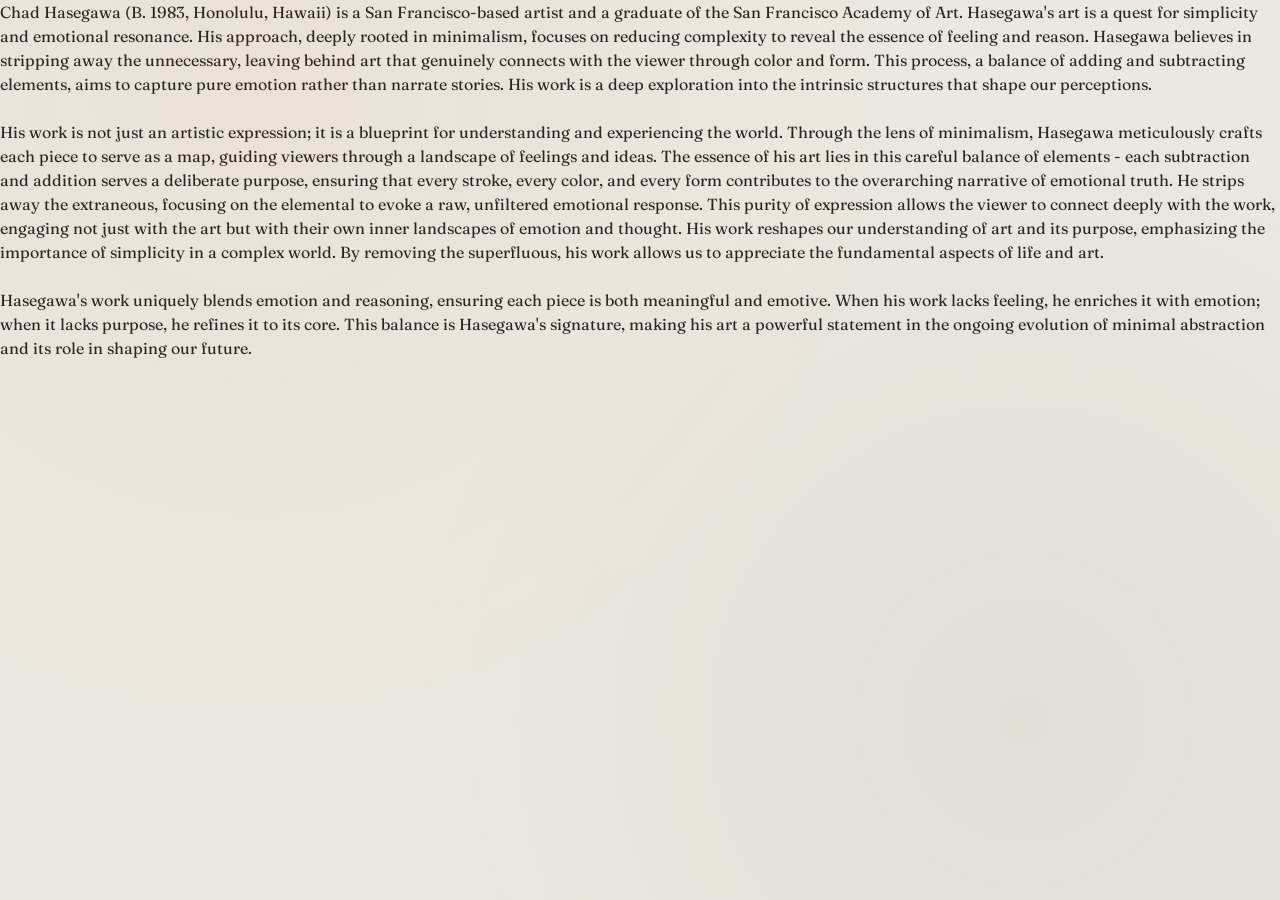
<file: bio.html>
<!DOCTYPE html>
<html>
    <head>
        <meta charset="UTF-8">
        <meta name="viewport" content="width=device-width, initial-scale=1.0">
        <title>BIO - Chad Hasegawa</title>
        <link rel="preconnect" href="https://fonts.googleapis.com">
        <link rel="preconnect" href="https://fonts.gstatic.com" crossorigin>
        <link href="https://fonts.googleapis.com/css2?family=Fraunces:ital,opsz,wght@0,9..144,300;0,9..144,400;0,9..144,500;1,9..144,400&family=JetBrains+Mono:wght@400;500&family=Notable&display=swap" rel="stylesheet">
        <link rel="stylesheet" href="style.css">
            </head>
    <body>
        <p>Chad Hasegawa (B. 1983, Honolulu, Hawaii) is a San Francisco-based artist and a graduate of the San Francisco Academy of Art. Hasegawa's art is a quest for simplicity and emotional resonance. His approach, deeply rooted in minimalism, focuses on reducing complexity to reveal the essence of feeling and reason. Hasegawa believes in stripping away the unnecessary, leaving behind art that genuinely connects with the viewer through color and form. This process, a balance of adding and subtracting elements, aims to capture pure emotion rather than narrate stories. His work is a deep exploration into the intrinsic structures that shape our perceptions.</p>
        </br>
        <p>His work is not just an artistic expression; it is a blueprint for understanding and experiencing the world. Through the lens of minimalism, Hasegawa meticulously crafts each piece to serve as a map, guiding viewers through a landscape of feelings and ideas. The essence of his art lies in this careful balance of elements - each subtraction and addition serves a deliberate purpose, ensuring that every stroke, every color, and every form contributes to the overarching narrative of emotional truth. He strips away the extraneous, focusing on the elemental to evoke a raw, unfiltered emotional response. This purity of expression allows the viewer to connect deeply with the work, engaging not just with the art but with their own inner landscapes of emotion and thought. His work reshapes our understanding of art and its purpose, emphasizing the importance of simplicity in a complex world. By removing the superfluous, his work allows us to appreciate the fundamental aspects of life and art.</p>
        </br>
        <p>Hasegawa's work uniquely blends emotion and reasoning, ensuring each piece is both meaningful and emotive. When his work lacks feeling, he enriches it with emotion; when it lacks purpose, he refines it to its core. This balance is Hasegawa's signature, making his art a powerful statement in the ongoing evolution of minimal abstraction and its role in shaping our future.</p>
    </body>
</html>
</file>
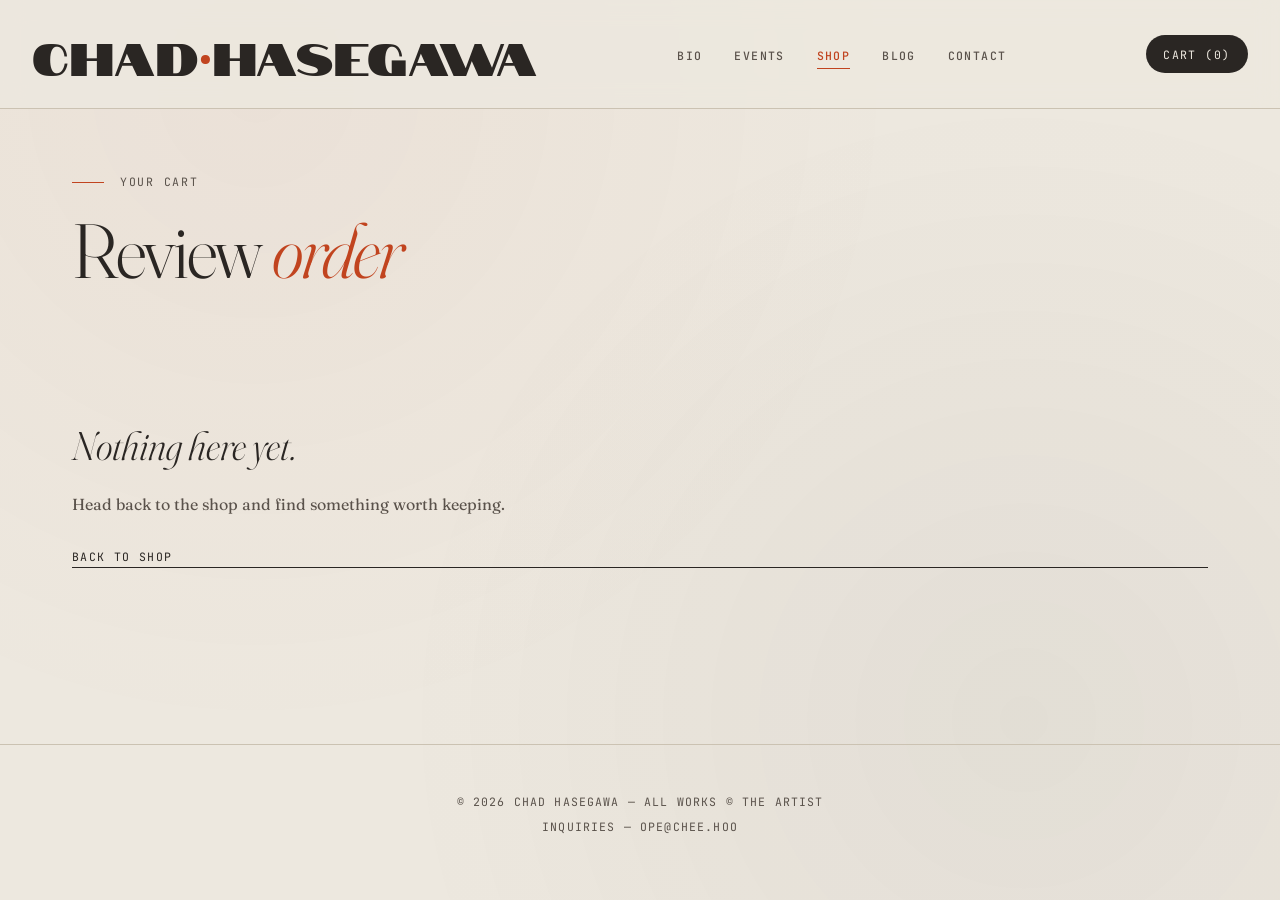
<file: cart.html>
<!DOCTYPE html>
<html lang="en">
<head>
<meta charset="UTF-8">
<meta name="viewport" content="width=device-width, initial-scale=1.0">
<title>CART — Chad Hasegawa</title>
<link rel="preconnect" href="https://fonts.googleapis.com">
<link rel="preconnect" href="https://fonts.gstatic.com" crossorigin>
<link href="https://fonts.googleapis.com/css2?family=Fraunces:ital,opsz,wght@0,9..144,300;0,9..144,400;0,9..144,500;1,9..144,400&family=JetBrains+Mono:wght@400;500&family=Notable&display=swap" rel="stylesheet">
<link rel="stylesheet" href="style.css">
</head>
<body>

<header>
  <div class="nav-inner">
    <a href="shop.html" class="logo">Chad<span>·</span>Hasegawa</a>
    <nav>
      <ul id="nav-list">
        <li><a href="#">Bio</a></li>
        <li><a href="#">Events</a></li>
        <li><a href="shop.html" class="active">Shop</a></li>
        <li><a href="blog.html">Blog</a></li>
        <li><a href="#">Contact</a></li>
      </ul>
    </nav>
    <div style="display:flex;align-items:center;gap:0.75rem;">
      <a href="cart.html" class="cart-btn">Cart (<span id="cart-count">0</span>)</a>
      <button class="menu-toggle" id="menu-toggle" aria-label="Toggle menu">
        <span></span><span></span><span></span>
      </button>
    </div>
  </div>
</header>

<div class="page">
  <div class="page-meta">Your cart</div>
  <h1>Review <em style="font-style:italic;color:var(--accent)">order</em></h1>

  <div id="cart-layout-wrap">
    <!-- Populated by JS -->
  </div>

  <div class="confirmation" id="confirmation">
    <div class="confirm-icon">✦</div>
    <h2>Order received.</h2>
    <p>Thank you — a confirmation will reach you shortly. Your work ships within 5 business days.</p>
    <a href="shop.html" class="back-link" style="margin:0 auto;">Back to shop</a>
  </div>
</div>

<footer>
  <p>© 2026 Chad Hasegawa — All works © the artist</p>
  <p>Inquiries — Ope@chee.hoo</p>
</footer>

<script>
  // ======== Cart storage ========
  function loadCart() {
    return JSON.parse(localStorage.getItem('ch_cart') || '[]');
  }
  function saveCart(items) {
    localStorage.setItem('ch_cart', JSON.stringify(items));
  }

  // ======== Render ========
  const wrap = document.getElementById('cart-layout-wrap');

  function fmt(n) { return '$' + n.toLocaleString(); }

  function render() {
    const items = loadCart();
    document.getElementById('cart-count').textContent = items.reduce((s, i) => s + i.qty, 0);

    if (items.length === 0) {
      wrap.innerHTML = `
        <div class="empty">
          <h2>Nothing here yet.</h2>
          <p>Head back to the shop and find something worth keeping.</p>
          <a href="shop.html" class="back-link">Back to shop</a>
        </div>`;
      return;
    }

    const subtotal = items.reduce((s, i) => s + i.price * i.qty, 0);
    const shipping = 0;
    const total = subtotal + shipping;

    // Affirm monthly estimate (12 months, ~0% APR display)
    const monthly = Math.ceil(total / 12);

    wrap.innerHTML = `
      <div class="cart-layout">
        <div class="cart-items">
          <div class="cart-header">
            <span></span>
            <span>Item</span>
            <span>Price</span>
          </div>
          <div id="item-list"></div>
        </div>

        <div class="checkout-panel">
          <div class="panel-heading">Order summary</div>
          <div class="summary-rows">
            <div class="summary-row"><span>Subtotal</span><span id="subtotal-val">${fmt(subtotal)}</span></div>
            <div class="summary-row"><span>Shipping</span><span>Calculated at contact</span></div>
            <div class="summary-row total"><span>Total</span><span id="total-val">${fmt(total)}</span></div>
          </div>

          <div class="payment-section">
            <div class="payment-heading">Payment method</div>
            <div class="payment-tabs">
              <button class="pay-tab active" data-method="card">Card</button>
              <button class="pay-tab" data-method="paypal">Zelle</button>
              <button class="pay-tab" data-method="venmo">Venmo</button>
              <button class="pay-tab" data-method="affirm">Affirm</button>
            </div>

            <!-- Credit card -->
            <div class="pay-panel active" id="panel-card">
              <div class="cc-form">
                <div class="field-group">
                  <label for="cc-name">Name on card</label>
                  <input id="cc-name" type="text" placeholder="Full name" autocomplete="cc-name">
                </div>
                <div class="field-group">
                  <label for="cc-num">Card number</label>
                  <input id="cc-num" type="text" placeholder="1234 5678 9012 3456" maxlength="19" autocomplete="cc-number" inputmode="numeric">
                </div>
                <div class="field-row">
                  <div class="field-group">
                    <label for="cc-exp">Expiry</label>
                    <input id="cc-exp" type="text" placeholder="MM / YY" maxlength="7" autocomplete="cc-exp" inputmode="numeric">
                  </div>
                  <div class="field-group">
                    <label for="cc-cvc">CVC</label>
                    <input id="cc-cvc" type="text" placeholder="123" maxlength="4" autocomplete="cc-csc" inputmode="numeric">
                  </div>
                </div>
                <div class="field-group">
                  <label for="cc-email">Email for receipt</label>
                  <input id="cc-email" type="email" placeholder="you@example.com" autocomplete="email">
                </div>
                <button class="cc-submit" id="cc-submit">Place order — ${fmt(total)}</button>
                <div class="secure-note">🔒 Encrypted &amp; secure</div>
              </div>
            </div>

            <!-- Zelle -->
            <div class="pay-panel" id="panel-paypal">
              <button class="paypal-btn" id="paypal-btn">Pay with Zelle — ${fmt(total)}</button>
              <p class="pay-note">You'll be redirected to Zelle to complete your purchase.</p>
            </div>

            <!-- Venmo -->
            <div class="pay-panel" id="panel-venmo">
              <button class="venmo-btn" id="venmo-btn">Pay with Venmo — ${fmt(total)}</button>
              <p class="pay-note">Send payment to @ChadHasegawa and include your order details in the note.</p>
            </div>

            <!-- Affirm -->
            <div class="pay-panel" id="panel-affirm">
              <div class="affirm-card">
                <div class="affirm-label">Pay over time</div>
                <div class="affirm-amount">~${fmt(monthly)}<span style="font-size:0.7rem;font-family:'JetBrains Mono',monospace;color:var(--ink-soft)">/mo</span></div>
                <div class="affirm-detail">12 monthly payments · Subject to Affirm approval</div>
              </div>
              <button class="affirm-btn" id="affirm-btn">Continue with Affirm — ${fmt(total)}</button>
              <p class="pay-note">You'll be redirected to Affirm to complete your application.</p>
            </div>
          </div>
        </div>
      </div>
    `;

    renderItems(items);
    bindPaymentTabs();
    bindCheckout(total);
  }

  function renderItems(items) {
    const list = document.getElementById('item-list');
    list.innerHTML = '';
    items.forEach(item => {
      const row = document.createElement('div');
      row.className = 'cart-item';
      row.dataset.id = item.id;
      row.innerHTML = `
        <img class="item-thumb" src="${item.image}" alt="${item.title}">
        <div class="item-info">
          <div class="item-title">${item.title}</div>
          <div class="item-label">${item.catLabel}</div>
          <div class="item-qty">
            <button class="qty-btn" data-action="dec" data-id="${item.id}" aria-label="Decrease quantity">−</button>
            <span class="qty-val">${item.qty}</span>
            <button class="qty-btn" data-action="inc" data-id="${item.id}" aria-label="Increase quantity">+</button>
          </div>
          <button class="remove-btn" data-id="${item.id}">Remove</button>
        </div>
        <div class="item-price">${fmt(item.price * item.qty)}</div>
      `;
      list.appendChild(row);
    });

    list.addEventListener('click', e => {
      const id = parseInt(e.target.dataset.id);
      if (isNaN(id)) return;
      const cart = loadCart();
      if (e.target.classList.contains('remove-btn')) {
        saveCart(cart.filter(i => i.id !== id));
        render();
      } else if (e.target.dataset.action === 'inc') {
        cart.find(i => i.id === id).qty += 1;
        saveCart(cart);
        render();
      } else if (e.target.dataset.action === 'dec') {
        const item = cart.find(i => i.id === id);
        if (item.qty > 1) { item.qty -= 1; saveCart(cart); render(); }
        else { saveCart(cart.filter(i => i.id !== id)); render(); }
      }
    });
  }

  function bindPaymentTabs() {
    document.querySelectorAll('.pay-tab').forEach(tab => {
      tab.addEventListener('click', () => {
        document.querySelectorAll('.pay-tab').forEach(t => t.classList.remove('active'));
        document.querySelectorAll('.pay-panel').forEach(p => p.classList.remove('active'));
        tab.classList.add('active');
        document.getElementById('panel-' + tab.dataset.method).classList.add('active');
      });
    });
  }

  function showConfirmation() {
    wrap.style.display = 'none';
    document.getElementById('confirmation').classList.add('visible');
    saveCart([]);
  }

  function bindCheckout(total) {
    // Credit card — basic validation
    const ccNum = document.getElementById('cc-num');
    ccNum.addEventListener('input', () => {
      let v = ccNum.value.replace(/\D/g, '').slice(0, 16);
      ccNum.value = v.replace(/(.{4})/g, '$1 ').trim();
    });
    const ccExp = document.getElementById('cc-exp');
    ccExp.addEventListener('input', () => {
      let v = ccExp.value.replace(/\D/g, '').slice(0, 4);
      if (v.length > 2) v = v.slice(0, 2) + ' / ' + v.slice(2);
      ccExp.value = v;
    });

    document.getElementById('cc-submit').addEventListener('click', () => {
      const name = document.getElementById('cc-name').value.trim();
      const num = document.getElementById('cc-num').value.replace(/\s/g, '');
      const exp = document.getElementById('cc-exp').value.trim();
      const cvc = document.getElementById('cc-cvc').value.trim();
      const email = document.getElementById('cc-email').value.trim();
      if (!name || num.length < 15 || exp.length < 4 || cvc.length < 3 || !email) {
        alert('Please fill in all card fields.');
        return;
      }
      showConfirmation();
    });

    document.getElementById('paypal-btn').addEventListener('click', showConfirmation);
    document.getElementById('venmo-btn').addEventListener('click', showConfirmation);
    document.getElementById('affirm-btn').addEventListener('click', showConfirmation);
  }

  // ======== Mobile menu ========
  const toggle = document.getElementById('menu-toggle');
  const navList = document.getElementById('nav-list');
  toggle.addEventListener('click', () => {
    toggle.classList.toggle('active');
    navList.classList.toggle('open');
  });

  // ======== Init ========
  render();
</script>

</body>
</html>
</file>
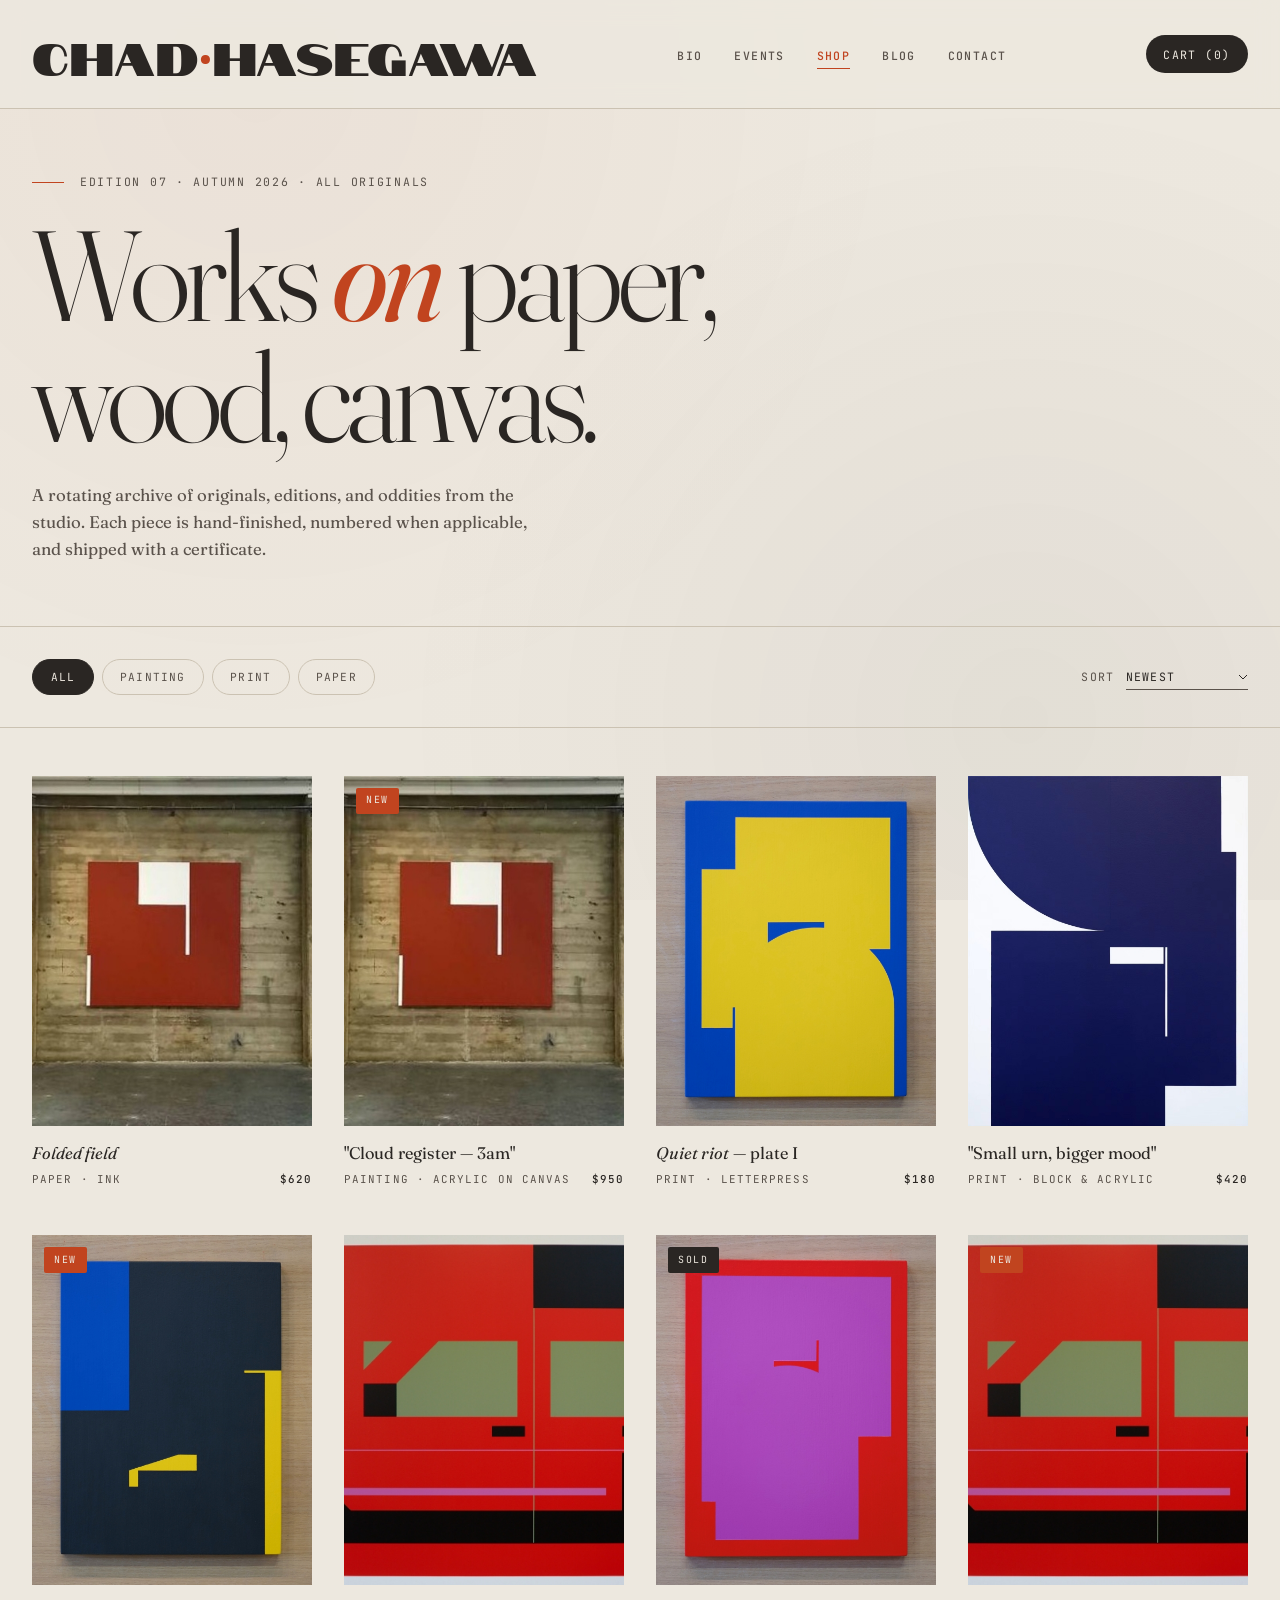
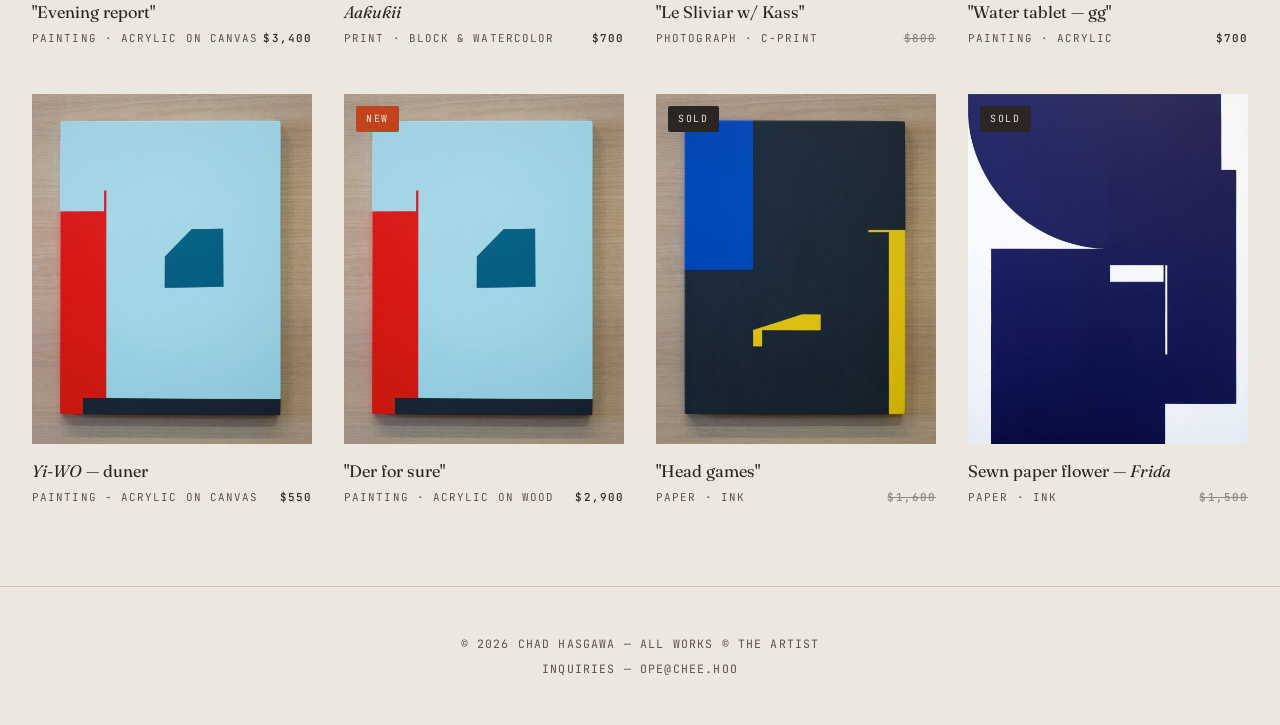
<file: shop.html>
<!DOCTYPE html>
<html lang="en">
<head>
<meta charset="UTF-8">
<meta name="viewport" content="width=device-width, initial-scale=1.0">
<title>SHOP — Chad Hasegawa</title>
<link rel="preconnect" href="https://fonts.googleapis.com">
<link rel="preconnect" href="https://fonts.gstatic.com" crossorigin>
<link href="https://fonts.googleapis.com/css2?family=Fraunces:ital,opsz,wght@0,9..144,300;0,9..144,400;0,9..144,500;1,9..144,400&family=JetBrains+Mono:wght@400;500&family=Notable&display=swap" rel="stylesheet">
<link rel="stylesheet" href="style.css">
</head>
<body>

<header>
  <div class="nav-inner">
    <a href="#" class="logo">Chad<span>·</span>Hasegawa</a>
    <nav>
      <ul id="nav-list">
        <li><a href="#">Bio</a></li>
        <li><a href="#">Events</a></li>
        <li><a href="#" class="active">Shop</a></li>
        <li><a href="blog.html">Blog</a></li>
        <li><a href="#">Contact</a></li>
      </ul>
    </nav>
    <div style="display:flex;align-items:center;gap:0.75rem;">
      <a href="cart.html" class="cart-btn">Cart (<span id="cart-count">0</span>)</a>
      <button class="menu-toggle" id="menu-toggle" aria-label="Toggle menu">
        <span></span><span></span><span></span>
      </button>
    </div>
  </div>
</header>

<section class="hero">
  <div class="hero-meta">Edition 07 · Autumn 2026 · All originals</div>
  <h1>Works <em>on</em> paper,<br>wood, canvas.</h1>
  <p class="hero-desc">A rotating archive of originals, editions, and oddities from the studio. Each piece is hand-finished, numbered when applicable, and shipped with a certificate.</p>
</section>

<div class="filter-bar">
  <div class="filters" id="filters">
    <button class="filter-btn active" data-filter="all">All</button>
    <button class="filter-btn" data-filter="painting">Painting</button>
    <button class="filter-btn" data-filter="print">Print</button>
    <button class="filter-btn" data-filter="paper">Paper</button>
  </div>
  <div class="sort-wrap">
    <label for="sort">Sort</label>
    <select id="sort">
      <option value="new">Newest</option>
      <option value="low">Price — Low</option>
      <option value="high">Price — High</option>
      <option value="az">A → Z</option>
    </select>
  </div>
</div>

<main class="gallery" id="gallery"></main>

<footer>
  <p>© 2026 Chad Hasgawa — All works © the artist</p>
  <p>Inquiries — Ope@chee.hoo</p>
</footer>

<!-- Modal -->
<div class="modal" id="modal" role="dialog" aria-modal="true" aria-labelledby="modal-title">
  <button class="modal-close" id="modal-close" aria-label="Close"></button>
  <div class="modal-inner">
    <div class="modal-gallery" id="modal-gallery">
      <button class="gallery-arrow prev" id="gal-prev" aria-label="Previous image">‹</button>
      <button class="gallery-arrow next" id="gal-next" aria-label="Next image">›</button>
      <div class="gallery-nav" id="gallery-nav"></div>
    </div>
    <div class="modal-details">
      <div class="modal-cat" id="modal-cat">Painting</div>
      <h2 class="modal-title" id="modal-title">Untitled</h2>
      <div class="modal-price" id="modal-price">$0</div>
      <p class="modal-desc" id="modal-desc"></p>
      <div class="modal-specs" id="modal-specs"></div>
      <button class="add-cart" id="add-cart">Add to cart</button>
    </div>
  </div>
</div>

<script>
  // ======== Data ========
  const artworks = [
    {
      id: 1, title: 'Sewn paper flower — <em>Frida</em>', cat: 'paper', catLabel: 'Paper · Ink',
      price: 1500, sold: true, new: false,
      year: '2025', medium: 'Sewn paper, thread, frame', size: '15 × 14.5 × 1.25 in', edition: 'Unique',
      desc: 'A bloom built from salvaged paper and hand-stitched in the round. Framed in raw oak, sealed against time.',
      images: [260, 261, 262, 263]
    },
    {
      id: 2, title: '"Head games"', cat: 'drawing', catLabel: 'Paper · Ink',
      price: 1600, sold: true, new: false,
      year: '2025', medium: 'Low-fire ceramic, oxide wash', size: '12 × 11 × 9 in', edition: 'Unique',
      desc: 'Slab-built and coil-assembled. The glaze pools where it wants to. That is the deal with ceramic.',
      images: [431, 432, 433]
    },
    {
      id: 3, title: '"Der for sure"', cat: 'painting', catLabel: 'Painting · Acrylic on wood',
      price: 2900, sold: false, new: true,
      year: '2025', medium: 'Acrylic on wood panel', size: '24 × 24 × 2 in', edition: 'Unique',
      desc: 'Layered flats, dry-brushed edges, and a palette pulled from late afternoons in the studio.',
      images: [164, 165, 166]
    },
    {
      id: 4, title: '<em>Yi-WO</em> — duner', cat: 'painting', catLabel: 'Painting - Acrylic on canvas',
      price: 550, sold: false, new: false,
      year: '2023', medium: 'C-print, Japanese chalk stamp, India ink', size: '11 × 9 × 1.5 in', edition: 'AP',
      desc: 'A coastal fragment marked with studio stamps. Ink added by hand after the print dried.',
      images: [1039, 1040]
    },
    {
      id: 5, title: '"Water tablet — gg"', cat: 'painting', catLabel: 'Painting · Acrylic',
      price: 700, sold: false, new: true,
      year: '2025', medium: 'Acrylic on plywood', size: '21 × 7 × 0.5 in', edition: 'Unique',
      desc: 'Long, narrow, and tactile. A sketch-surface treated as a finished object.',
      images: [177, 178, 179]
    },
    {
      id: 6, title: '"Le Sliviar w/ Kass"', cat: 'photo', catLabel: 'Photograph · C-print',
      price: 800, sold: true, new: false,
      year: '2024', medium: 'C-print, chalk stamp, India ink', size: '17.5 × 13 × 1 in', edition: '1 of 3',
      desc: 'A portrait at dusk, marked and sealed in the archive set.',
      images: [237, 238]
    },
    {
      id: 7, title: '<em>Aakukii</em>', cat: 'print', catLabel: 'Print · Block & watercolor',
      price: 700, sold: false, new: false,
      year: '2025', medium: 'Framed block print with watercolor', size: '15.5 × 13 × 1 in', edition: 'AP',
      desc: 'Carved from soft birch, inked in two passes, and hand-tinted at the edges.',
      images: [338, 339]
    },
    {
      id: 8, title: '"Evening report"', cat: 'painting', catLabel: 'Painting · Acrylic on canvas',
      price: 3400, sold: false, new: true,
      year: '2026', medium: 'Oil on linen-wrapped canvas', size: '30 × 24 × 1.5 in', edition: 'Unique',
      desc: 'A large flat, built in dusk-colored passes. Brush kept wide, horizon kept low.',
      images: [1040, 1041, 1042]
    },
    {
      id: 9, title: '"Small urn, bigger mood"', cat: 'print', catLabel: 'Print · Block & acrylic',
      price: 420, sold: false, new: false,
      year: '2024', medium: 'Wheel-thrown stoneware, ash glaze', size: '8 × 6 × 6 in', edition: 'Unique',
      desc: 'A modest vessel with an outsized opinion of itself. Ash glaze runs pleasantly.',
      images: [225, 226]
    },
    {
      id: 10, title: '<em>Quiet riot</em> — plate I', cat: 'print', catLabel: 'Print · Letterpress',
      price: 180, sold: false, new: false,
      year: '2024', medium: 'Letterpress on Stonehenge', size: '11 × 15 in', edition: '12 of 40',
      desc: 'Pulled by hand on a Vandercook. Some plates bite deeper than others; that is the idea.',
      images: [159, 160]
    },
    {
      id: 11, title: '"Cloud register — 3am"', cat: 'painting', catLabel: 'Painting · Acrylic on canvas',
      price: 950, sold: false, new: true,
      year: '2025', medium: 'Silver gelatin print, selenium toned', size: '16 × 20 in', edition: '2 of 8',
      desc: 'Exposed through a long night. Toned the next afternoon. Signed in graphite.',
      images: [1015, 1016]
    },
    {
      id: 12, title: '<em>Folded field</em>', cat: 'paper', catLabel: 'Paper · Ink',
      price: 620, sold: false, new: false,
      year: '2024', medium: 'Collage on 300gsm paper', size: '14 × 11 × 0.25 in', edition: 'Unique',
      desc: 'Cut, creased, and laid flat. The folds catch the light and never quite relax.',
      images: [1043, 1044, 1045]
    }
  ];

  // Local images from public/images
  const imageFiles = [
    '626411563_18376418215086904_8041467930838580135_n.jpg',
    'CHAD2.jpg',
    'Chad3.jpg',
    'Chad4.jpg',
    'Chad5.jpg',
    'Chad7.jpg',
    'Chad6.jpg'
  ];
  const imgUrl = (seed) =>
    `public/images/${imageFiles[seed % imageFiles.length]}`;

  // ======== State ========
  let filter = 'all';
  let sort = 'new';
  let cart = 0;
  let currentArt = null;
  let currentImgIdx = 0;

  // ======== Render gallery ========
  const gallery = document.getElementById('gallery');

  function filterSort(list) {
    let items = filter === 'all' ? [...list] : list.filter(a => a.cat === filter);
    if (sort === 'low') items.sort((a, b) => a.price - b.price);
    else if (sort === 'high') items.sort((a, b) => b.price - a.price);
    else if (sort === 'az') items.sort((a, b) =>
      a.title.replace(/<[^>]*>/g, '').localeCompare(b.title.replace(/<[^>]*>/g, ''))
    );
    else items.sort((a, b) => b.id - a.id);
    return items;
  }

  function render() {
    const items = filterSort(artworks);
    gallery.innerHTML = '';
    if (items.length === 0) {
      gallery.innerHTML = `
        <div class="no-results">
          <h3>No works found</h3>
          <p>Try a different filter.</p>
        </div>`;
      return;
    }
    items.forEach((a, i) => {
      const card = document.createElement('article');
      card.className = 'card';
      card.style.setProperty('--i', i);
      card.setAttribute('role', 'button');
      card.setAttribute('tabindex', '0');
      card.setAttribute('aria-label', `View details for ${a.title.replace(/<[^>]*>/g, '')}`);

      const badge = a.sold
        ? '<span class="card-badge sold">Sold</span>'
        : (a.new ? '<span class="card-badge new">New</span>' : '');

      card.innerHTML = `
        <div class="card-img-wrap">
          ${badge}
          <img src="${imgUrl(a.images[0])}" alt="${a.title.replace(/<[^>]*>/g, '')}" loading="lazy">
          ${a.images.length > 1 ? `<span class="card-count">+${a.images.length - 1} more</span>` : ''}
        </div>
        <div class="card-info">
          <h3 class="card-title">${a.title}</h3>
          <div class="card-meta">
            <span>${a.catLabel}</span>
            <span class="price ${a.sold ? 'sold' : ''}">$${a.price.toLocaleString()}</span>
          </div>
        </div>
      `;

      card.addEventListener('click', () => openModal(a));
      card.addEventListener('keydown', e => {
        if (e.key === 'Enter' || e.key === ' ') {
          e.preventDefault();
          openModal(a);
        }
      });
      gallery.appendChild(card);
    });
  }

  // ======== Filter / sort interactions ========
  document.getElementById('filters').addEventListener('click', e => {
    const btn = e.target.closest('.filter-btn');
    if (!btn) return;
    document.querySelectorAll('.filter-btn').forEach(b => b.classList.remove('active'));
    btn.classList.add('active');
    filter = btn.dataset.filter;
    render();
  });

  document.getElementById('sort').addEventListener('change', e => {
    sort = e.target.value;
    render();
  });

  // ======== Modal ========
  const modal = document.getElementById('modal');
  const modalGallery = document.getElementById('modal-gallery');
  const galleryNav = document.getElementById('gallery-nav');

  function openModal(art) {
    currentArt = art;
    currentImgIdx = 0;

    document.getElementById('modal-cat').textContent = art.catLabel;
    document.getElementById('modal-title').innerHTML = art.title;
    document.getElementById('modal-price').innerHTML =
      `$${art.price.toLocaleString()}${art.sold ? '<span class="sold-tag">· Sold out</span>' : ''}`;
    document.getElementById('modal-desc').textContent = art.desc;

    document.getElementById('modal-specs').innerHTML = `
      <div><div class="spec-label">Year</div><div class="spec-value">${art.year}</div></div>
      <div><div class="spec-label">Edition</div><div class="spec-value">${art.edition}</div></div>
      <div><div class="spec-label">Medium</div><div class="spec-value">${art.medium}</div></div>
      <div><div class="spec-label">Size</div><div class="spec-value">${art.size}</div></div>
    `;

    const addBtn = document.getElementById('add-cart');
    addBtn.disabled = art.sold;
    addBtn.textContent = art.sold ? 'Sold out' : 'Add to cart';

    // Build image slides
    modalGallery.querySelectorAll('img').forEach(n => n.remove());
    art.images.forEach((seed, i) => {
      const img = document.createElement('img');
      img.src = imgUrl(seed, 1000, 1250);
      img.alt = `${art.title.replace(/<[^>]*>/g, '')} — view ${i + 1}`;
      if (i === 0) img.classList.add('active');
      modalGallery.insertBefore(img, modalGallery.firstChild);
    });

    // Build dots
    galleryNav.innerHTML = '';
    if (art.images.length > 1) {
      art.images.forEach((_, i) => {
        const dot = document.createElement('button');
        dot.className = 'gallery-dot' + (i === 0 ? ' active' : '');
        dot.setAttribute('aria-label', `Go to image ${i + 1}`);
        dot.addEventListener('click', () => showImg(i));
        galleryNav.appendChild(dot);
      });
    }

    // Show/hide arrows if single image
    const multi = art.images.length > 1;
    document.getElementById('gal-prev').style.display = multi ? 'flex' : 'none';
    document.getElementById('gal-next').style.display = multi ? 'flex' : 'none';

    modal.classList.add('open');
    document.body.style.overflow = 'hidden';
  }

  function closeModal() {
    modal.classList.remove('open');
    document.body.style.overflow = '';
    currentArt = null;
  }

  function showImg(idx) {
    if (!currentArt) return;
    const imgs = modalGallery.querySelectorAll('img');
    const dots = galleryNav.querySelectorAll('.gallery-dot');
    currentImgIdx = (idx + imgs.length) % imgs.length;
    imgs.forEach((img, i) => img.classList.toggle('active', i === currentImgIdx));
    dots.forEach((d, i) => d.classList.toggle('active', i === currentImgIdx));
  }

  document.getElementById('gal-prev').addEventListener('click', () => showImg(currentImgIdx - 1));
  document.getElementById('gal-next').addEventListener('click', () => showImg(currentImgIdx + 1));
  document.getElementById('modal-close').addEventListener('click', closeModal);

  modal.addEventListener('click', e => {
    if (e.target === modal) closeModal();
  });

  document.addEventListener('keydown', e => {
    if (!modal.classList.contains('open')) return;
    if (e.key === 'Escape') closeModal();
    else if (e.key === 'ArrowLeft') showImg(currentImgIdx - 1);
    else if (e.key === 'ArrowRight') showImg(currentImgIdx + 1);
  });

  // ======== Cart (localStorage) ========
  function loadCart() {
    return JSON.parse(localStorage.getItem('ch_cart') || '[]');
  }
  function saveCart(items) {
    localStorage.setItem('ch_cart', JSON.stringify(items));
  }
  function syncCartCount() {
    const total = loadCart().reduce((s, i) => s + i.qty, 0);
    document.getElementById('cart-count').textContent = total;
    cart = total;
  }
  syncCartCount();

  // ======== Add to cart ========
  document.getElementById('add-cart').addEventListener('click', () => {
    if (!currentArt || currentArt.sold) return;
    const items = loadCart();
    const existing = items.find(i => i.id === currentArt.id);
    if (existing) {
      existing.qty += 1;
    } else {
      items.push({
        id: currentArt.id,
        title: currentArt.title.replace(/<[^>]*>/g, ''),
        price: currentArt.price,
        image: imgUrl(currentArt.images[0]),
        catLabel: currentArt.catLabel,
        qty: 1
      });
    }
    saveCart(items);
    syncCartCount();
    const btn = document.getElementById('add-cart');
    btn.textContent = 'Added ✓';
    setTimeout(() => { btn.textContent = 'Add to cart'; }, 1400);
  });

  // ======== Mobile menu ========
  const toggle = document.getElementById('menu-toggle');
  const navList = document.getElementById('nav-list');
  toggle.addEventListener('click', () => {
    toggle.classList.toggle('active');
    navList.classList.toggle('open');
  });
  navList.querySelectorAll('a').forEach(a =>
    a.addEventListener('click', () => {
      toggle.classList.remove('active');
      navList.classList.remove('open');
    })
  );

  // ======== Init ========
  render();
</script>

</body>
</html>
</file>
<file: style.css>
/* ========= Variables ========= */
:root {
  --bg: #ede8df;
  --bg-alt: #e4ddd0;
  --ink: #2a2623;
  --ink-soft: #5a524b;
  --rule: #cbc2b2;
  --accent: #c1441f;
  --accent-soft: #e8d5c4;
  --shadow: 0 30px 60px -20px rgba(42, 38, 35, 0.25);
}

/* ========= Reset ========= */
* { box-sizing: border-box; margin: 0; padding: 0; }
html { scroll-behavior: smooth; }

body {
  background: var(--bg);
  color: var(--ink);
  font-family: 'Fraunces', Georgia, serif;
  font-weight: 400;
  line-height: 1.5;
  -webkit-font-smoothing: antialiased;
  min-height: 100vh;
  overflow-x: hidden;
}

body::before {
  content: '';
  position: fixed;
  inset: 0;
  background-image:
    radial-gradient(circle at 20% 10%, rgba(193, 68, 31, 0.04) 0%, transparent 50%),
    radial-gradient(circle at 80% 80%, rgba(42, 38, 35, 0.05) 0%, transparent 50%);
  pointer-events: none;
  z-index: 0;
}

/* ========= Header ========= */
header {
  position: sticky;
  top: 0;
  z-index: 50;
  background: rgba(237, 232, 223, 0.85);
  backdrop-filter: blur(12px);
  -webkit-backdrop-filter: blur(12px);
  border-bottom: 1px solid var(--rule);
}

.nav-inner {
  max-width: 1600px;
  margin: 0 auto;
  padding: 1.25rem 2rem;
  display: flex;
  align-items: center;
  justify-content: space-between;
  gap: 2rem;
}

.logo {
  font-family: 'Notable', serif;
  font-weight: 400;
  font-size: 2.85rem;
  letter-spacing: 0.02em;
  text-decoration: none;
  color: #2a2623;
}

.logo span { color: var(--accent); }

nav ul {
  list-style: none;
  display: flex;
  gap: 2rem;
  align-items: center;
}

nav a {
  color: var(--ink-soft);
  text-decoration: none;
  font-family: 'JetBrains Mono', monospace;
  font-size: 0.72rem;
  font-weight: 500;
  letter-spacing: 0.12em;
  text-transform: uppercase;
  transition: color 0.3s ease;
  position: relative;
}

nav a:hover, nav a.active { color: var(--accent); }

nav a.active::after {
  content: '';
  position: absolute;
  bottom: -6px;
  left: 0;
  right: 0;
  height: 1px;
  background: var(--accent);
}

.cart-btn {
  font-family: 'JetBrains Mono', monospace;
  font-size: 0.72rem;
  letter-spacing: 0.12em;
  text-transform: uppercase;
  background: var(--ink);
  color: var(--bg);
  border: none;
  padding: 0.65rem 1.1rem;
  cursor: pointer;
  transition: background 0.3s ease;
  border-radius: 999px;
  text-decoration: none;
  display: inline-block;
}

.cart-btn:hover { background: var(--accent); }

.menu-toggle {
  display: none;
  background: none;
  border: none;
  cursor: pointer;
  padding: 0.5rem;
  width: 40px;
  height: 40px;
  position: relative;
}

.menu-toggle span {
  display: block;
  width: 22px;
  height: 1.5px;
  background: var(--ink);
  position: absolute;
  left: 9px;
  transition: transform 0.3s ease, opacity 0.3s ease;
}

.menu-toggle span:nth-child(1) { top: 14px; }
.menu-toggle span:nth-child(2) { top: 20px; }
.menu-toggle span:nth-child(3) { top: 26px; }

.menu-toggle.active span:nth-child(1) { transform: translateY(6px) rotate(45deg); }
.menu-toggle.active span:nth-child(2) { opacity: 0; }
.menu-toggle.active span:nth-child(3) { transform: translateY(-6px) rotate(-45deg); }

/* ========= Footer ========= */
footer {
  border-top: 1px solid var(--rule);
  padding: 3rem 2rem;
  text-align: center;
  font-family: 'JetBrains Mono', monospace;
  font-size: 0.72rem;
  letter-spacing: 0.1em;
  text-transform: uppercase;
  color: var(--ink-soft);
  position: relative;
  z-index: 1;
}

footer p + p { margin-top: 0.5rem; }

/* ========= Shop — Hero ========= */
.hero {
  max-width: 1600px;
  margin: 0 auto;
  padding: 4rem 2rem 2rem;
  position: relative;
  z-index: 1;
}

.hero-meta {
  font-family: 'JetBrains Mono', monospace;
  font-size: 0.72rem;
  letter-spacing: 0.15em;
  text-transform: uppercase;
  color: var(--ink-soft);
  margin-bottom: 1.5rem;
  display: flex;
  align-items: center;
  gap: 1rem;
}

.hero-meta::before {
  content: '';
  width: 32px;
  height: 1px;
  background: var(--accent);
}

.hero h1 {
  font-size: clamp(3.5rem, 10vw, 9rem);
  font-weight: 300;
  line-height: 0.95;
  letter-spacing: -0.04em;
  font-variation-settings: "opsz" 144;
  margin-bottom: 1.5rem;
}

.hero h1 em {
  font-style: italic;
  font-weight: 400;
  color: var(--accent);
}

.hero-desc {
  max-width: 500px;
  color: var(--ink-soft);
  font-size: 1.05rem;
  line-height: 1.6;
  margin-bottom: 2rem;
}

/* ========= Shop — Filters ========= */
.filter-bar {
  max-width: 1600px;
  margin: 0 auto;
  padding: 2rem;
  display: flex;
  align-items: center;
  justify-content: space-between;
  gap: 2rem;
  border-top: 1px solid var(--rule);
  border-bottom: 1px solid var(--rule);
  flex-wrap: wrap;
  position: relative;
  z-index: 1;
}

.filters {
  display: flex;
  gap: 0.5rem;
  flex-wrap: wrap;
}

.filter-btn {
  background: transparent;
  border: 1px solid var(--rule);
  color: var(--ink-soft);
  padding: 0.6rem 1.1rem;
  font-family: 'JetBrains Mono', monospace;
  font-size: 0.7rem;
  letter-spacing: 0.1em;
  text-transform: uppercase;
  cursor: pointer;
  transition: all 0.3s ease;
  border-radius: 999px;
}

.filter-btn:hover {
  border-color: var(--ink);
  color: var(--ink);
}

.filter-btn.active {
  background: var(--ink);
  color: var(--bg);
  border-color: var(--ink);
}

.sort-wrap {
  display: flex;
  align-items: center;
  gap: 0.75rem;
  font-family: 'JetBrains Mono', monospace;
  font-size: 0.72rem;
  letter-spacing: 0.1em;
  text-transform: uppercase;
  color: var(--ink-soft);
}

.sort-wrap select {
  background: transparent;
  border: none;
  border-bottom: 1px solid var(--ink-soft);
  color: var(--ink);
  font-family: 'JetBrains Mono', monospace;
  font-size: 0.72rem;
  letter-spacing: 0.1em;
  text-transform: uppercase;
  padding: 0.3rem 1.5rem 0.3rem 0;
  cursor: pointer;
  appearance: none;
  -webkit-appearance: none;
  background-image: url("data:image/svg+xml;charset=UTF-8,%3csvg xmlns='http://www.w3.org/2000/svg' width='10' height='6' viewBox='0 0 10 6'%3e%3cpath d='M1 1l4 4 4-4' stroke='%232a2623' fill='none'/%3e%3c/svg%3e");
  background-repeat: no-repeat;
  background-position: right 0 center;
}

/* ========= Shop — Gallery grid ========= */
.gallery {
  max-width: 1600px;
  margin: 0 auto;
  padding: 3rem 2rem 5rem;
  display: grid;
  grid-template-columns: repeat(auto-fill, minmax(280px, 1fr));
  gap: 3rem 2rem;
  position: relative;
  z-index: 1;
}

.card {
  cursor: pointer;
  display: flex;
  flex-direction: column;
  gap: 1rem;
  animation: fadeUp 0.6s ease both;
  animation-delay: calc(var(--i) * 60ms);
}

@keyframes fadeUp {
  from { opacity: 0; transform: translateY(20px); }
  to { opacity: 1; transform: translateY(0); }
}

.card-img-wrap {
  position: relative;
  overflow: hidden;
  background: var(--bg-alt);
  aspect-ratio: 4 / 5;
}

.card-img-wrap img {
  width: 100%;
  height: 100%;
  object-fit: cover;
  transition: transform 0.8s cubic-bezier(0.2, 0.8, 0.2, 1), opacity 0.4s ease;
  display: block;
}

.card:hover .card-img-wrap img { transform: scale(1.04); }

.card-badge {
  position: absolute;
  top: 0.75rem;
  left: 0.75rem;
  font-family: 'JetBrains Mono', monospace;
  font-size: 0.62rem;
  letter-spacing: 0.15em;
  text-transform: uppercase;
  padding: 0.35rem 0.65rem;
  background: var(--bg);
  color: var(--ink);
  border-radius: 2px;
}

.card-badge.sold { background: var(--ink); color: var(--bg); }
.card-badge.new { background: var(--accent); color: var(--bg); }

.card-count {
  position: absolute;
  bottom: 0.75rem;
  right: 0.75rem;
  font-family: 'JetBrains Mono', monospace;
  font-size: 0.62rem;
  letter-spacing: 0.1em;
  padding: 0.3rem 0.55rem;
  background: rgba(237, 232, 223, 0.9);
  backdrop-filter: blur(4px);
  color: var(--ink);
  border-radius: 2px;
  opacity: 0;
  transition: opacity 0.3s ease;
}

.card:hover .card-count { opacity: 1; }

.card-info {
  display: flex;
  flex-direction: column;
  gap: 0.25rem;
}

.card-title {
  font-size: 1.05rem;
  font-weight: 400;
  line-height: 1.35;
  color: var(--ink);
  font-variation-settings: "opsz" 48;
}

.card-title em { font-style: italic; }

.card-meta {
  font-family: 'JetBrains Mono', monospace;
  font-size: 0.68rem;
  letter-spacing: 0.1em;
  text-transform: uppercase;
  color: var(--ink-soft);
  display: flex;
  justify-content: space-between;
  align-items: center;
  margin-top: 0.15rem;
}

.card-meta .price { color: var(--ink); font-weight: 500; }
.card-meta .price.sold { text-decoration: line-through; opacity: 0.5; }

.no-results {
  grid-column: 1 / -1;
  text-align: center;
  padding: 6rem 2rem;
  color: var(--ink-soft);
}

.no-results h3 {
  font-size: 2rem;
  font-weight: 300;
  font-style: italic;
  margin-bottom: 0.5rem;
}

/* ========= Shop — Modal ========= */
.modal {
  position: fixed;
  inset: 0;
  background: rgba(42, 38, 35, 0.85);
  backdrop-filter: blur(8px);
  -webkit-backdrop-filter: blur(8px);
  z-index: 100;
  display: none;
  opacity: 0;
  transition: opacity 0.35s ease;
  overflow-y: auto;
}

.modal.open {
  display: block;
  opacity: 1;
}

.modal-inner {
  max-width: 1400px;
  margin: 0 auto;
  padding: 2rem;
  min-height: 100vh;
  display: grid;
  grid-template-columns: 1.4fr 1fr;
  gap: 3rem;
  align-items: center;
}

.modal-close {
  position: fixed;
  top: 1.5rem;
  right: 1.5rem;
  width: 48px;
  height: 48px;
  background: var(--bg);
  border: none;
  border-radius: 50%;
  cursor: pointer;
  z-index: 110;
  display: flex;
  align-items: center;
  justify-content: center;
  transition: transform 0.3s ease;
}

.modal-close:hover { transform: rotate(90deg); }

.modal-close::before,
.modal-close::after {
  content: '';
  position: absolute;
  width: 18px;
  height: 1.5px;
  background: var(--ink);
}
.modal-close::before { transform: rotate(45deg); }
.modal-close::after { transform: rotate(-45deg); }

.modal-gallery {
  position: relative;
  background: var(--bg-alt);
  aspect-ratio: 4 / 5;
  overflow: hidden;
}

.modal-gallery img {
  position: absolute;
  inset: 0;
  width: 100%;
  height: 100%;
  object-fit: cover;
  opacity: 0;
  transition: opacity 0.5s ease;
}

.modal-gallery img.active { opacity: 1; }

.gallery-nav {
  position: absolute;
  bottom: 1rem;
  left: 50%;
  transform: translateX(-50%);
  display: flex;
  gap: 0.5rem;
  z-index: 2;
}

.gallery-dot {
  width: 8px;
  height: 8px;
  border-radius: 50%;
  border: none;
  background: rgba(237, 232, 223, 0.5);
  cursor: pointer;
  transition: background 0.3s ease, transform 0.3s ease;
}

.gallery-dot.active {
  background: var(--bg);
  transform: scale(1.3);
}

.gallery-arrow {
  position: absolute;
  top: 50%;
  transform: translateY(-50%);
  width: 44px;
  height: 44px;
  background: rgba(237, 232, 223, 0.9);
  border: none;
  border-radius: 50%;
  cursor: pointer;
  display: flex;
  align-items: center;
  justify-content: center;
  z-index: 2;
  transition: background 0.3s ease;
  font-family: 'JetBrains Mono', monospace;
  color: var(--ink);
}

.gallery-arrow:hover { background: var(--bg); }
.gallery-arrow.prev { left: 1rem; }
.gallery-arrow.next { right: 1rem; }

.modal-details {
  color: var(--bg);
  padding: 1rem 0;
}

.modal-cat {
  font-family: 'JetBrains Mono', monospace;
  font-size: 0.72rem;
  letter-spacing: 0.15em;
  text-transform: uppercase;
  color: var(--accent-soft);
  margin-bottom: 1rem;
  display: flex;
  align-items: center;
  gap: 1rem;
}

.modal-cat::before {
  content: '';
  width: 32px;
  height: 1px;
  background: var(--accent-soft);
}

.modal-title {
  font-size: clamp(2rem, 4vw, 3.25rem);
  font-weight: 300;
  line-height: 1.05;
  letter-spacing: -0.02em;
  margin-bottom: 1.5rem;
  font-variation-settings: "opsz" 144;
}

.modal-title em { font-style: italic; color: var(--accent-soft); }

.modal-price {
  font-family: 'JetBrains Mono', monospace;
  font-size: 1.1rem;
  letter-spacing: 0.05em;
  margin-bottom: 2rem;
  padding-bottom: 2rem;
  border-bottom: 1px solid rgba(237, 232, 223, 0.2);
}

.modal-price .sold-tag {
  font-size: 0.7rem;
  letter-spacing: 0.15em;
  color: var(--accent);
  margin-left: 1rem;
}

.modal-desc {
  color: var(--accent-soft);
  line-height: 1.7;
  margin-bottom: 2rem;
  font-size: 1rem;
}

.modal-specs {
  display: grid;
  grid-template-columns: 1fr 1fr;
  gap: 1rem 2rem;
  margin-bottom: 2.5rem;
  padding-top: 1.5rem;
  border-top: 1px solid rgba(237, 232, 223, 0.2);
}

.spec-label {
  font-family: 'JetBrains Mono', monospace;
  font-size: 0.65rem;
  letter-spacing: 0.15em;
  text-transform: uppercase;
  color: var(--accent-soft);
  opacity: 0.7;
  margin-bottom: 0.25rem;
}

.spec-value {
  font-size: 0.95rem;
  color: var(--bg);
}

.add-cart {
  display: inline-block;
  padding: 1rem 2rem;
  background: var(--bg);
  color: var(--ink);
  border: none;
  font-family: 'JetBrains Mono', monospace;
  font-size: 0.75rem;
  letter-spacing: 0.15em;
  text-transform: uppercase;
  cursor: pointer;
  transition: background 0.3s ease, color 0.3s ease;
  border-radius: 999px;
}

.add-cart:hover { background: var(--accent); color: var(--bg); }
.add-cart:disabled { opacity: 0.4; cursor: not-allowed; }

/* ========= Cart — Page layout ========= */
.page {
  max-width: 1200px;
  margin: 0 auto;
  padding: 4rem 2rem 6rem;
  position: relative;
  z-index: 1;
}

.page-meta {
  font-family: 'JetBrains Mono', monospace;
  font-size: 0.72rem;
  letter-spacing: 0.15em;
  text-transform: uppercase;
  color: var(--ink-soft);
  margin-bottom: 1.5rem;
  display: flex;
  align-items: center;
  gap: 1rem;
}

.page-meta::before {
  content: '';
  width: 32px;
  height: 1px;
  background: var(--accent);
}

.page h1 {
  font-size: clamp(2.5rem, 6vw, 5rem);
  font-weight: 300;
  line-height: 0.95;
  letter-spacing: -0.03em;
  font-variation-settings: "opsz" 144;
  margin-bottom: 3rem;
}

/* ========= Cart — Item list ========= */
.cart-layout {
  display: grid;
  grid-template-columns: 1fr 380px;
  gap: 4rem;
  align-items: start;
}

.cart-items { display: flex; flex-direction: column; }

.cart-header {
  display: grid;
  grid-template-columns: 80px 1fr auto;
  gap: 1.5rem;
  padding-bottom: 1rem;
  border-bottom: 1px solid var(--rule);
  font-family: 'JetBrains Mono', monospace;
  font-size: 0.65rem;
  letter-spacing: 0.15em;
  text-transform: uppercase;
  color: var(--ink-soft);
}

.cart-item {
  display: grid;
  grid-template-columns: 80px 1fr auto;
  gap: 1.5rem;
  padding: 1.5rem 0;
  border-bottom: 1px solid var(--rule);
  align-items: center;
}

.item-thumb {
  width: 80px;
  height: 100px;
  object-fit: cover;
  display: block;
}

.item-info { display: flex; flex-direction: column; gap: 0.35rem; }

.item-title {
  font-size: 1rem;
  font-weight: 400;
  line-height: 1.3;
  font-variation-settings: "opsz" 48;
}

.item-label {
  font-family: 'JetBrains Mono', monospace;
  font-size: 0.65rem;
  letter-spacing: 0.1em;
  text-transform: uppercase;
  color: var(--ink-soft);
}

.item-qty {
  display: flex;
  align-items: center;
  gap: 0.5rem;
  margin-top: 0.5rem;
}

.qty-btn {
  width: 28px;
  height: 28px;
  border: 1px solid var(--rule);
  background: transparent;
  color: var(--ink);
  font-family: 'JetBrains Mono', monospace;
  font-size: 0.9rem;
  cursor: pointer;
  border-radius: 4px;
  transition: border-color 0.2s, background 0.2s;
  display: flex;
  align-items: center;
  justify-content: center;
}

.qty-btn:hover { border-color: var(--ink); background: var(--bg-alt); }

.qty-val {
  font-family: 'JetBrains Mono', monospace;
  font-size: 0.8rem;
  min-width: 24px;
  text-align: center;
}

.remove-btn {
  background: none;
  border: none;
  font-family: 'JetBrains Mono', monospace;
  font-size: 0.62rem;
  letter-spacing: 0.1em;
  text-transform: uppercase;
  color: var(--ink-soft);
  cursor: pointer;
  padding: 0;
  margin-top: 0.35rem;
  transition: color 0.2s;
  text-align: left;
}

.remove-btn:hover { color: var(--accent); }

.item-price {
  font-family: 'JetBrains Mono', monospace;
  font-size: 0.85rem;
  letter-spacing: 0.05em;
  white-space: nowrap;
}

/* ========= Cart — Empty state ========= */
.empty {
  padding: 5rem 0;
  display: flex;
  flex-direction: column;
  gap: 1rem;
}

.empty h2 {
  font-size: 2.5rem;
  font-weight: 300;
  font-style: italic;
  font-variation-settings: "opsz" 144;
}

.empty p { color: var(--ink-soft); }

.back-link {
  display: inline-block;
  margin-top: 1rem;
  font-family: 'JetBrains Mono', monospace;
  font-size: 0.72rem;
  letter-spacing: 0.12em;
  text-transform: uppercase;
  color: var(--ink);
  text-decoration: none;
  border-bottom: 1px solid var(--ink);
  padding-bottom: 2px;
  transition: color 0.2s, border-color 0.2s;
}

.back-link:hover { color: var(--accent); border-color: var(--accent); }

/* ========= Cart — Checkout panel ========= */
.checkout-panel {
  background: var(--bg-alt);
  border: 1px solid var(--rule);
  padding: 2rem;
  display: flex;
  flex-direction: column;
  gap: 0;
}

.panel-heading {
  font-family: 'JetBrains Mono', monospace;
  font-size: 0.68rem;
  letter-spacing: 0.15em;
  text-transform: uppercase;
  color: var(--ink-soft);
  margin-bottom: 1.5rem;
}

.summary-rows { display: flex; flex-direction: column; gap: 0.75rem; margin-bottom: 1.5rem; }

.summary-row {
  display: flex;
  justify-content: space-between;
  font-family: 'JetBrains Mono', monospace;
  font-size: 0.75rem;
  letter-spacing: 0.05em;
  color: var(--ink-soft);
}

.summary-row.total {
  color: var(--ink);
  font-size: 0.9rem;
  padding-top: 1rem;
  border-top: 1px solid var(--rule);
  margin-top: 0.5rem;
}

/* ========= Cart — Payment methods ========= */
.payment-section { border-top: 1px solid var(--rule); padding-top: 1.5rem; margin-top: 0.5rem; }

.payment-heading {
  font-family: 'JetBrains Mono', monospace;
  font-size: 0.65rem;
  letter-spacing: 0.15em;
  text-transform: uppercase;
  color: var(--ink-soft);
  margin-bottom: 1rem;
}

.payment-tabs {
  display: grid;
  grid-template-columns: 1fr 1fr;
  gap: 0.5rem;
  margin-bottom: 1.5rem;
}

.pay-tab {
  padding: 0.65rem 0.5rem;
  border: 1px solid var(--rule);
  background: transparent;
  cursor: pointer;
  font-family: 'JetBrains Mono', monospace;
  font-size: 0.65rem;
  letter-spacing: 0.1em;
  text-transform: uppercase;
  color: var(--ink-soft);
  transition: all 0.2s;
  text-align: center;
  border-radius: 4px;
}

.pay-tab:hover { border-color: var(--ink); color: var(--ink); }

.pay-tab.active {
  background: var(--ink);
  color: var(--bg);
  border-color: var(--ink);
}

.pay-panel { display: none; flex-direction: column; gap: 1rem; }
.pay-panel.active { display: flex; }

.paypal-btn {
  width: 100%;
  padding: 0.9rem;
  background: #0070ba;
  color: #fff;
  border: none;
  border-radius: 4px;
  font-family: 'JetBrains Mono', monospace;
  font-size: 0.75rem;
  letter-spacing: 0.1em;
  text-transform: uppercase;
  cursor: pointer;
  transition: background 0.2s;
}

.paypal-btn:hover { background: #005ea6; }

.venmo-btn {
  width: 100%;
  padding: 0.9rem;
  background: #008CFF;
  color: #fff;
  border: none;
  border-radius: 4px;
  font-family: 'JetBrains Mono', monospace;
  font-size: 0.75rem;
  letter-spacing: 0.1em;
  text-transform: uppercase;
  cursor: pointer;
  transition: background 0.2s;
}

.venmo-btn:hover { background: #0070cc; }

.pay-note {
  font-family: 'JetBrains Mono', monospace;
  font-size: 0.62rem;
  letter-spacing: 0.08em;
  color: var(--ink-soft);
  text-align: center;
}

.affirm-card {
  border: 1px solid var(--rule);
  border-radius: 4px;
  padding: 1rem;
  display: flex;
  flex-direction: column;
  gap: 0.5rem;
}

.affirm-label {
  font-family: 'JetBrains Mono', monospace;
  font-size: 0.62rem;
  letter-spacing: 0.12em;
  text-transform: uppercase;
  color: var(--ink-soft);
}

.affirm-amount {
  font-size: 1.2rem;
  font-weight: 400;
  font-variation-settings: "opsz" 48;
}

.affirm-detail {
  font-family: 'JetBrains Mono', monospace;
  font-size: 0.62rem;
  letter-spacing: 0.05em;
  color: var(--ink-soft);
}

.affirm-btn {
  width: 100%;
  padding: 0.9rem;
  background: #060a0f;
  color: #fff;
  border: none;
  border-radius: 4px;
  font-family: 'JetBrains Mono', monospace;
  font-size: 0.75rem;
  letter-spacing: 0.1em;
  text-transform: uppercase;
  cursor: pointer;
  transition: background 0.2s;
}

.affirm-btn:hover { background: #1a2030; }

.cc-form { display: flex; flex-direction: column; gap: 0.85rem; }

.field-group { display: flex; flex-direction: column; gap: 0.35rem; }

.field-group label {
  font-family: 'JetBrains Mono', monospace;
  font-size: 0.62rem;
  letter-spacing: 0.12em;
  text-transform: uppercase;
  color: var(--ink-soft);
}

.field-group input {
  width: 100%;
  padding: 0.65rem 0.75rem;
  background: var(--bg);
  border: 1px solid var(--rule);
  border-radius: 4px;
  font-family: 'JetBrains Mono', monospace;
  font-size: 0.8rem;
  color: var(--ink);
  transition: border-color 0.2s;
  outline: none;
}

.field-group input:focus { border-color: var(--ink); }
.field-group input::placeholder { color: var(--rule); }

.field-row { display: grid; grid-template-columns: 1fr 1fr; gap: 0.5rem; }

.cc-submit {
  width: 100%;
  padding: 0.9rem;
  background: var(--ink);
  color: var(--bg);
  border: none;
  border-radius: 4px;
  font-family: 'JetBrains Mono', monospace;
  font-size: 0.75rem;
  letter-spacing: 0.1em;
  text-transform: uppercase;
  cursor: pointer;
  transition: background 0.2s;
  margin-top: 0.25rem;
}

.cc-submit:hover { background: var(--accent); }

.secure-note {
  font-family: 'JetBrains Mono', monospace;
  font-size: 0.6rem;
  letter-spacing: 0.1em;
  text-transform: uppercase;
  color: var(--ink-soft);
  text-align: center;
  opacity: 0.7;
  margin-top: 0.25rem;
}

/* ========= Cart — Confirmation ========= */
.confirmation {
  display: none;
  flex-direction: column;
  gap: 1rem;
  padding: 2rem 0;
  text-align: center;
}

.confirmation.visible { display: flex; }

.confirm-icon {
  font-size: 2.5rem;
  line-height: 1;
}

.confirmation h2 {
  font-size: 2rem;
  font-weight: 300;
  font-style: italic;
  font-variation-settings: "opsz" 144;
}

.confirmation p {
  color: var(--ink-soft);
  max-width: 380px;
  margin: 0 auto;
}

/* ========= Responsive ========= */
@media (max-width: 900px) {
  .modal-inner {
    grid-template-columns: 1fr;
    gap: 2rem;
    padding: 5rem 1.5rem 3rem;
  }
  .cart-layout {
    grid-template-columns: 1fr;
    gap: 3rem;
  }
}

@media (max-width: 720px) {
  .menu-toggle { display: block; }
  nav ul {
    position: fixed;
    top: 0;
    right: 0;
    bottom: 0;
    width: 75%;
    max-width: 320px;
    background: var(--bg);
    flex-direction: column;
    align-items: flex-start;
    justify-content: center;
    padding: 2rem;
    gap: 1.5rem;
    transform: translateX(100%);
    transition: transform 0.4s cubic-bezier(0.2, 0.8, 0.2, 1);
    box-shadow: var(--shadow);
  }
  nav ul.open { transform: translateX(0); }
  nav a { font-size: 0.9rem; }
  .cart-btn { padding: 0.5rem 0.9rem; font-size: 0.65rem; }
  .nav-inner { padding: 1rem 1.25rem; gap: 1rem; }

  .hero { padding: 2.5rem 1.25rem 1.5rem; }
  .filter-bar { padding: 1.25rem; gap: 1rem; }
  .sort-wrap { width: 100%; justify-content: space-between; }
  .gallery {
    padding: 2rem 1.25rem 3rem;
    grid-template-columns: repeat(auto-fill, minmax(160px, 1fr));
    gap: 2rem 1rem;
  }
  .card-title { font-size: 0.9rem; }
  .card-meta { font-size: 0.62rem; }

  .page { padding: 2rem 1.25rem 4rem; }
  .payment-tabs { grid-template-columns: 1fr 1fr; }
}

@media (max-width: 480px) {
  .hero h1 { font-size: 3rem; }
  .modal-close {
    top: 1rem;
    right: 1rem;
    width: 40px;
    height: 40px;
  }
}

/* ========= Accessibility ========= */
button:focus-visible, a:focus-visible, select:focus-visible, input:focus-visible {
  outline: 2px solid var(--accent);
  outline-offset: 3px;
}

@media (prefers-reduced-motion: reduce) {
  *, *::before, *::after {
    animation-duration: 0.01ms !important;
    transition-duration: 0.01ms !important;
  }
}
</file>
